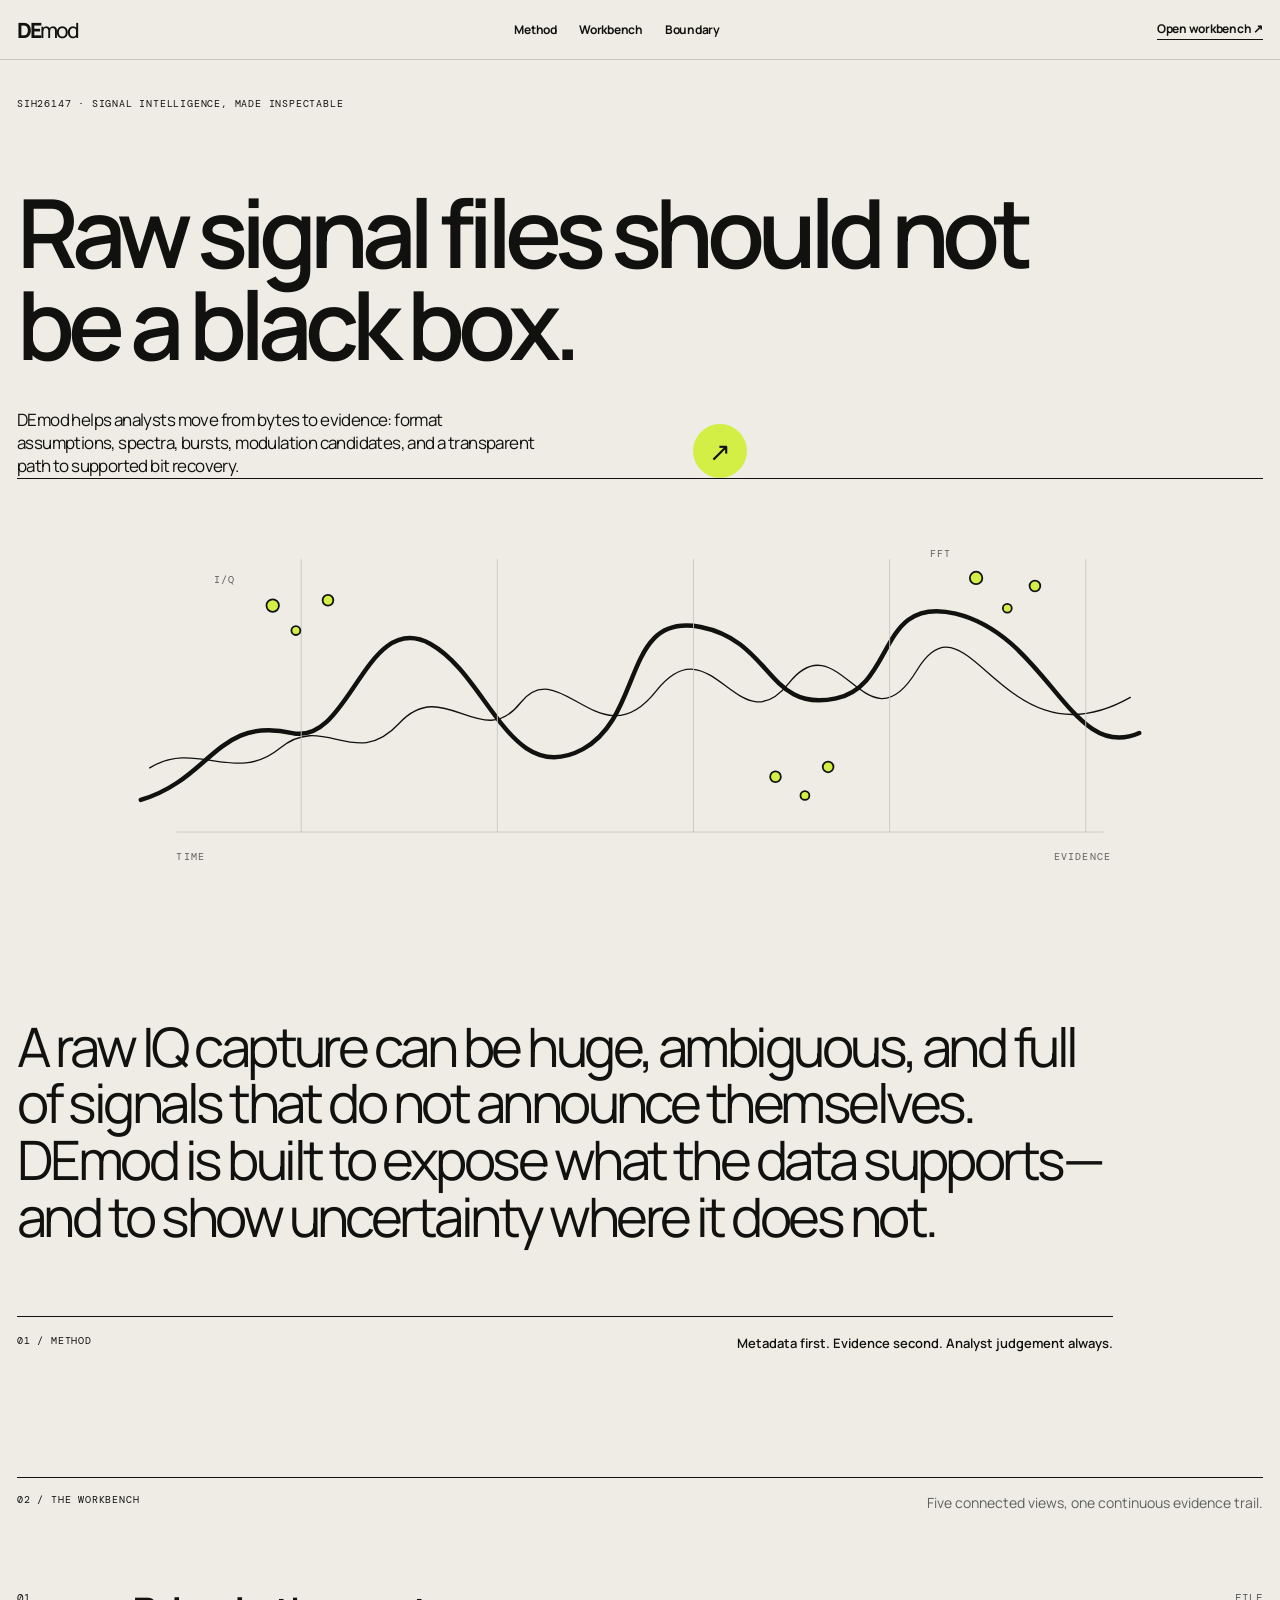
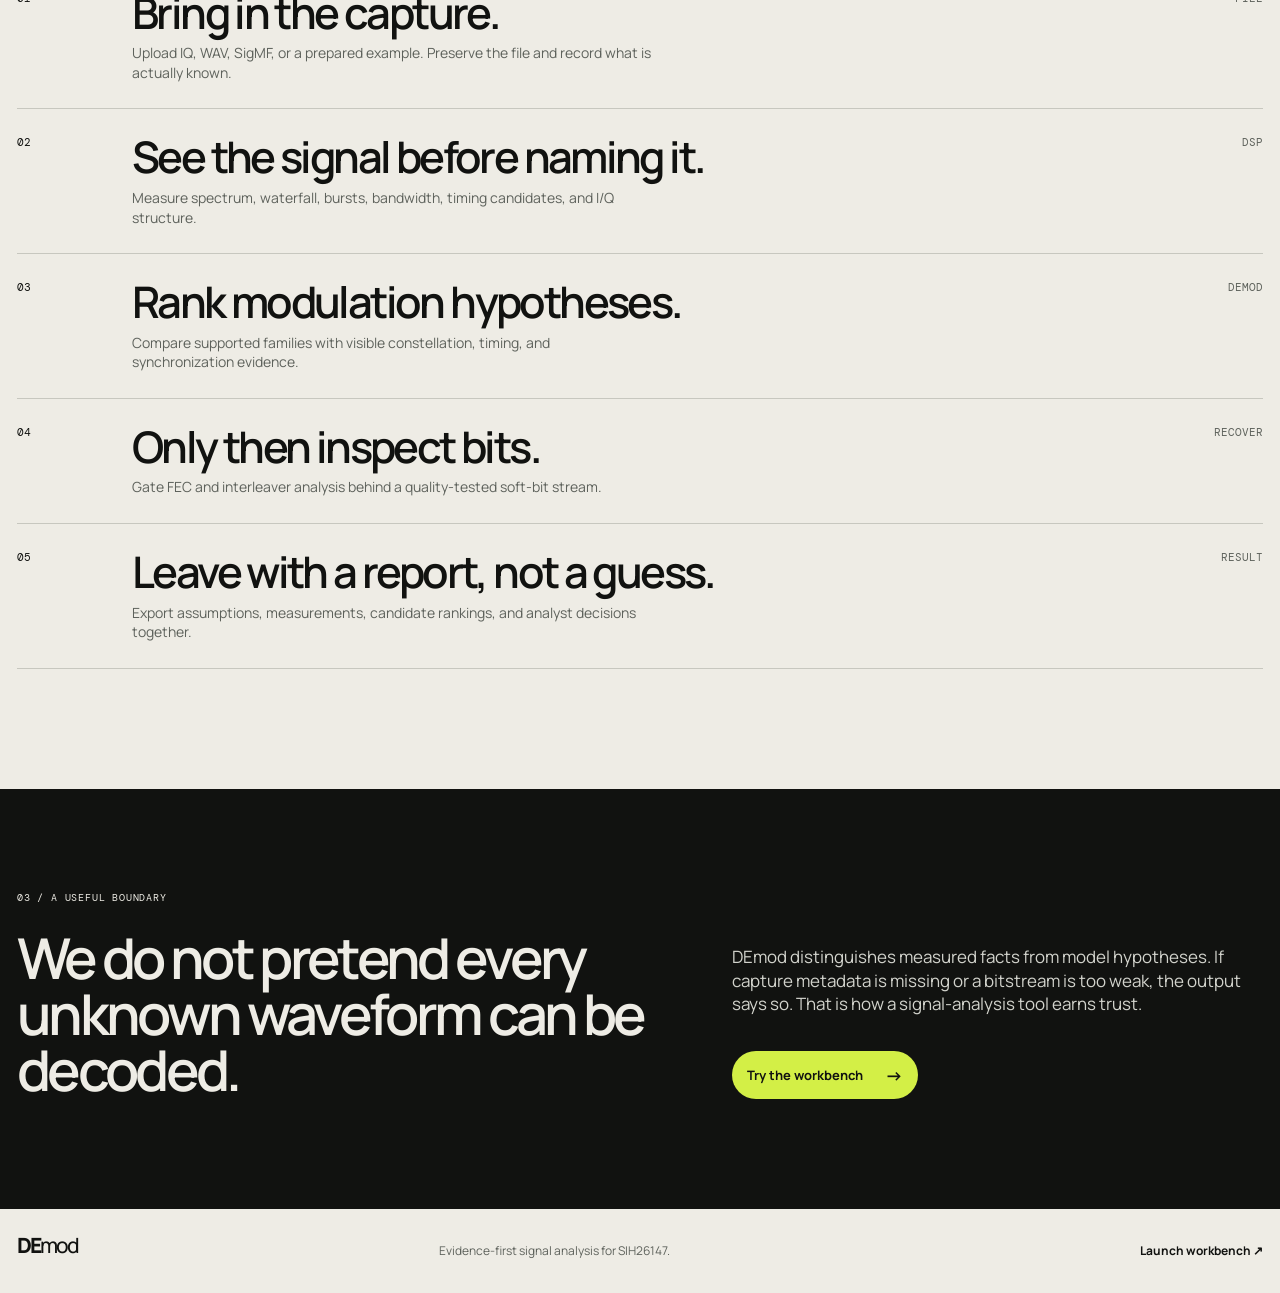
<file: index.html>
<!doctype html>
<html lang="en">
<head>
  <meta charset="utf-8">
  <meta name="viewport" content="width=device-width, initial-scale=1">
  <meta http-equiv="refresh" content="0; url=landing/">
  <title>DEmod</title>
</head>
<body>
  <p><a href="landing/">Open DEmod</a></p>
</body>
</html>
</file>
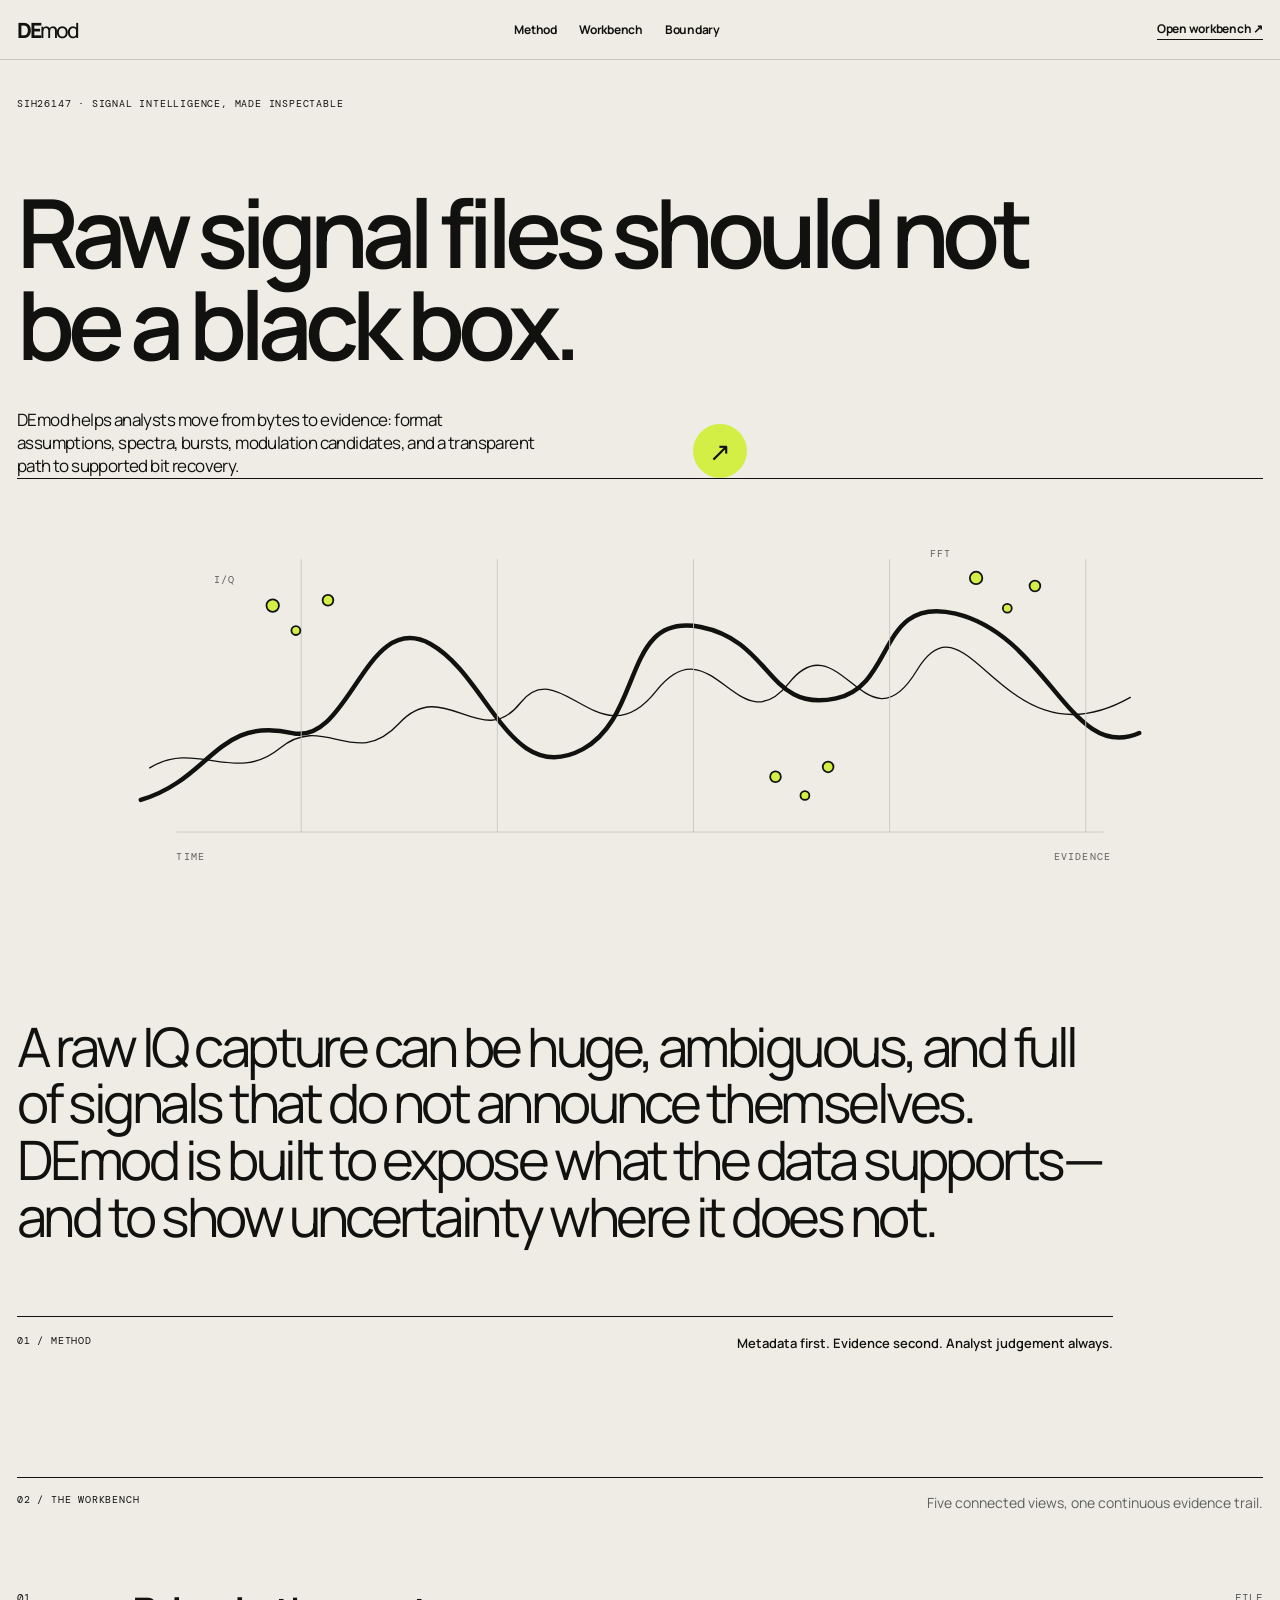
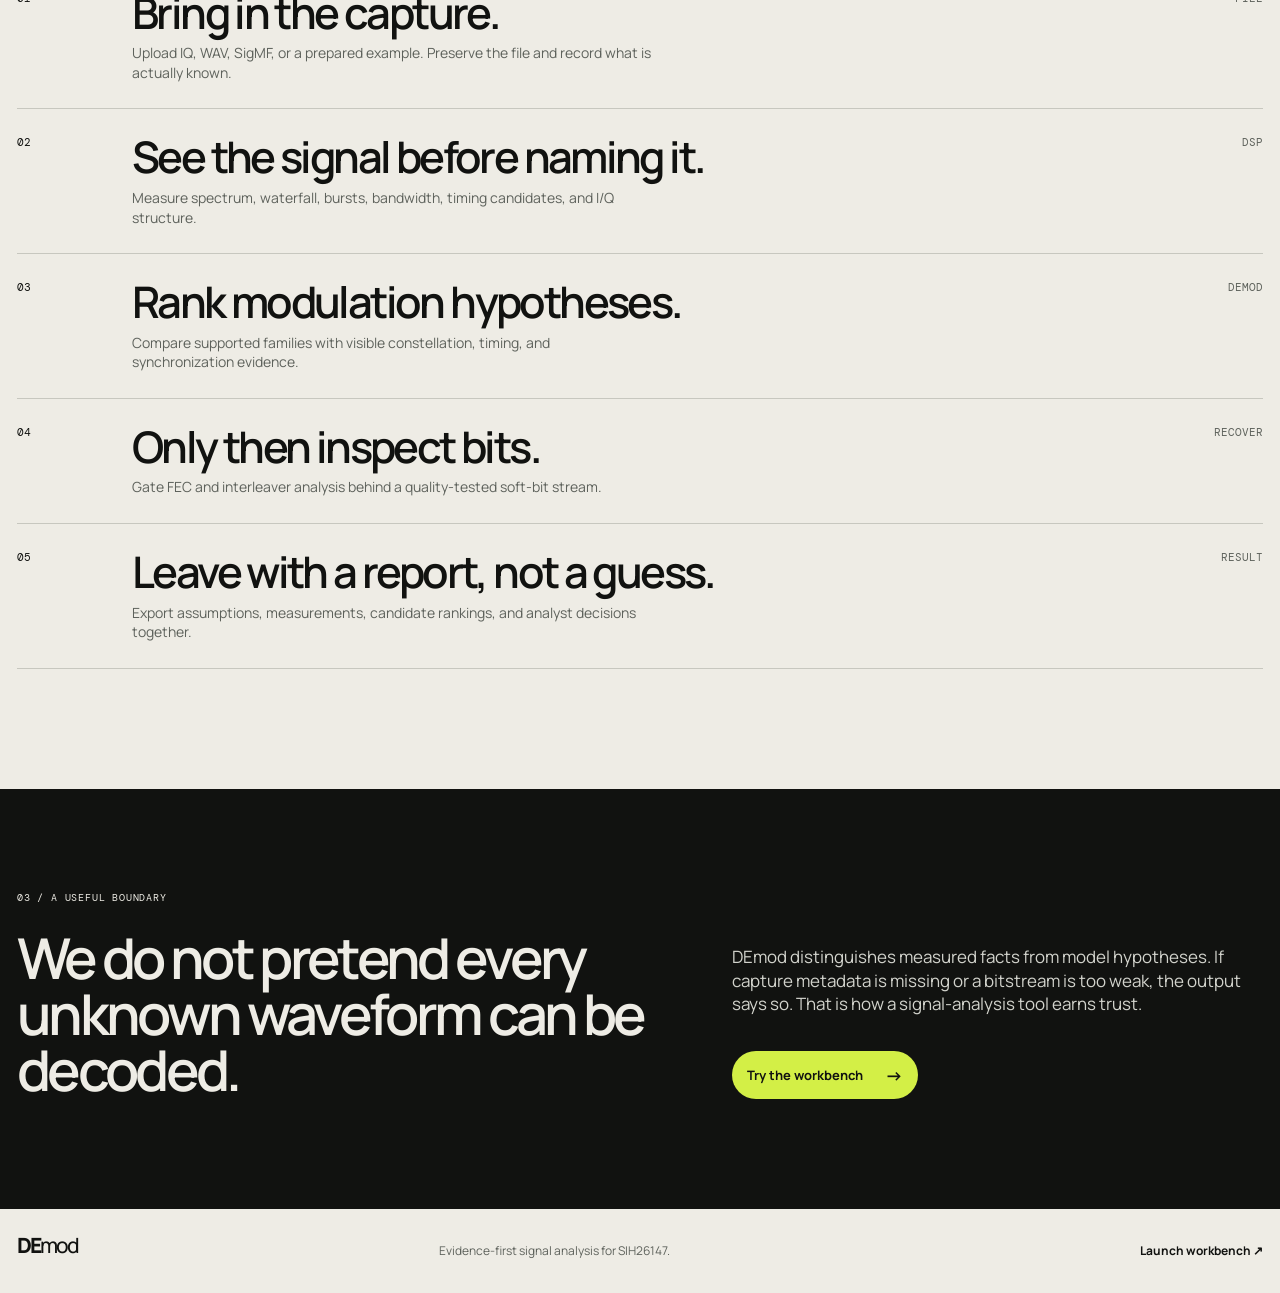
<file: landing/index.html>
<!doctype html>
<html lang="en">
<head>
  <meta charset="utf-8">
  <meta name="viewport" content="width=device-width, initial-scale=1">
  <meta name="description" content="DEmod is an evidence-first workbench for understanding raw IQ and WAV captures.">
  <title>DEmod — Make signal evidence visible</title>
  <link rel="stylesheet" href="styles.css">
</head>
<body>
  <header class="site-header">
    <a class="wordmark" href="#top">DE<span>mod</span></a>
    <nav aria-label="Primary navigation"><a href="#method">Method</a><a href="#stages">Workbench</a><a href="#boundary">Boundary</a></nav>
    <a class="header-link" href="https://richennacht.github.io/demod/web/" target="_blank" rel="noreferrer">Open workbench ↗</a>
  </header>

  <main id="top">
    <section class="hero">
      <p class="eyebrow">SIH26147 · Signal intelligence, made inspectable</p>
      <h1>Raw signal files should not be a black box.</h1>
      <div class="hero-bottom"><p>DEmod helps analysts move from bytes to evidence: format assumptions, spectra, bursts, modulation candidates, and a transparent path to supported bit recovery.</p><a class="round-link" href="https://richennacht.github.io/demod/web/" target="_blank" rel="noreferrer" aria-label="Open the DEmod workbench">↗</a></div>
      <div class="signal-surface" aria-label="Abstract signal analysis illustration">
        <svg viewBox="0 0 1200 470" role="img" aria-label="An abstract landscape of a waveform, constellation points and an FFT grid">
          <path class="terrain" d="M40 360 C120 336 125 266 210 285 C275 299 292 145 365 185 C430 221 454 347 536 303 C605 265 580 149 668 166 C749 182 743 263 820 246 C887 232 866 130 954 151 C1058 176 1083 319 1160 285"/>
          <path class="noise" d="M50 324 C102 292 146 343 196 302 S280 328 330 274 S422 307 466 251 S556 317 618 238 S710 301 767 229 S854 309 911 214 S1007 326 1150 245"/>
          <path class="grid" d="M80 396H1120M220 90V396M440 90V396M660 90V396M880 90V396M1100 90V396"/>
          <g class="points"><circle cx="188" cy="142" r="7"/><circle cx="214" cy="170" r="5"/><circle cx="250" cy="136" r="6"/><circle cx="977" cy="111" r="7"/><circle cx="1012" cy="145" r="5"/><circle cx="1043" cy="120" r="6"/><circle cx="752" cy="334" r="6"/><circle cx="785" cy="355" r="5"/><circle cx="811" cy="323" r="6"/></g>
          <g class="labels"><text x="80" y="427">TIME</text><text x="1064" y="427">EVIDENCE</text><text x="122" y="117">I/Q</text><text x="925" y="88">FFT</text></g>
        </svg>
      </div>
    </section>

    <section class="manifesto" id="method"><p class="display-copy">A raw IQ capture can be huge, ambiguous, and full of signals that do not announce themselves. DEmod is built to expose what the data supports—and to show uncertainty where it does not.</p><div class="rule"></div><div class="manifesto-note"><span>01 / METHOD</span><p>Metadata first. Evidence second. Analyst judgement always.</p></div></section>

    <section class="stages" id="stages"><div class="section-kicker"><span>02 / THE WORKBENCH</span><p>Five connected views, one continuous evidence trail.</p></div><ol>
      <li><span>01</span><div><h2>Bring in the capture.</h2><p>Upload IQ, WAV, SigMF, or a prepared example. Preserve the file and record what is actually known.</p></div><b>FILE</b></li>
      <li><span>02</span><div><h2>See the signal before naming it.</h2><p>Measure spectrum, waterfall, bursts, bandwidth, timing candidates, and I/Q structure.</p></div><b>DSP</b></li>
      <li><span>03</span><div><h2>Rank modulation hypotheses.</h2><p>Compare supported families with visible constellation, timing, and synchronization evidence.</p></div><b>DEMOD</b></li>
      <li><span>04</span><div><h2>Only then inspect bits.</h2><p>Gate FEC and interleaver analysis behind a quality-tested soft-bit stream.</p></div><b>RECOVER</b></li>
      <li><span>05</span><div><h2>Leave with a report, not a guess.</h2><p>Export assumptions, measurements, candidate rankings, and analyst decisions together.</p></div><b>RESULT</b></li>
    </ol></section>

    <section class="boundary" id="boundary"><div><p class="eyebrow">03 / A useful boundary</p><h2>We do not pretend every unknown waveform can be decoded.</h2></div><div class="boundary-copy"><p>DEmod distinguishes measured facts from model hypotheses. If capture metadata is missing or a bitstream is too weak, the output says so. That is how a signal-analysis tool earns trust.</p><a class="text-link" href="https://richennacht.github.io/demod/web/" target="_blank" rel="noreferrer">Try the workbench <span>→</span></a></div></section>
  </main>

  <footer><a class="wordmark" href="#top">DE<span>mod</span></a><p>Evidence-first signal analysis for SIH26147.</p><a href="https://richennacht.github.io/demod/web/" target="_blank" rel="noreferrer">Launch workbench ↗</a></footer>
</body>
</html>
</file>
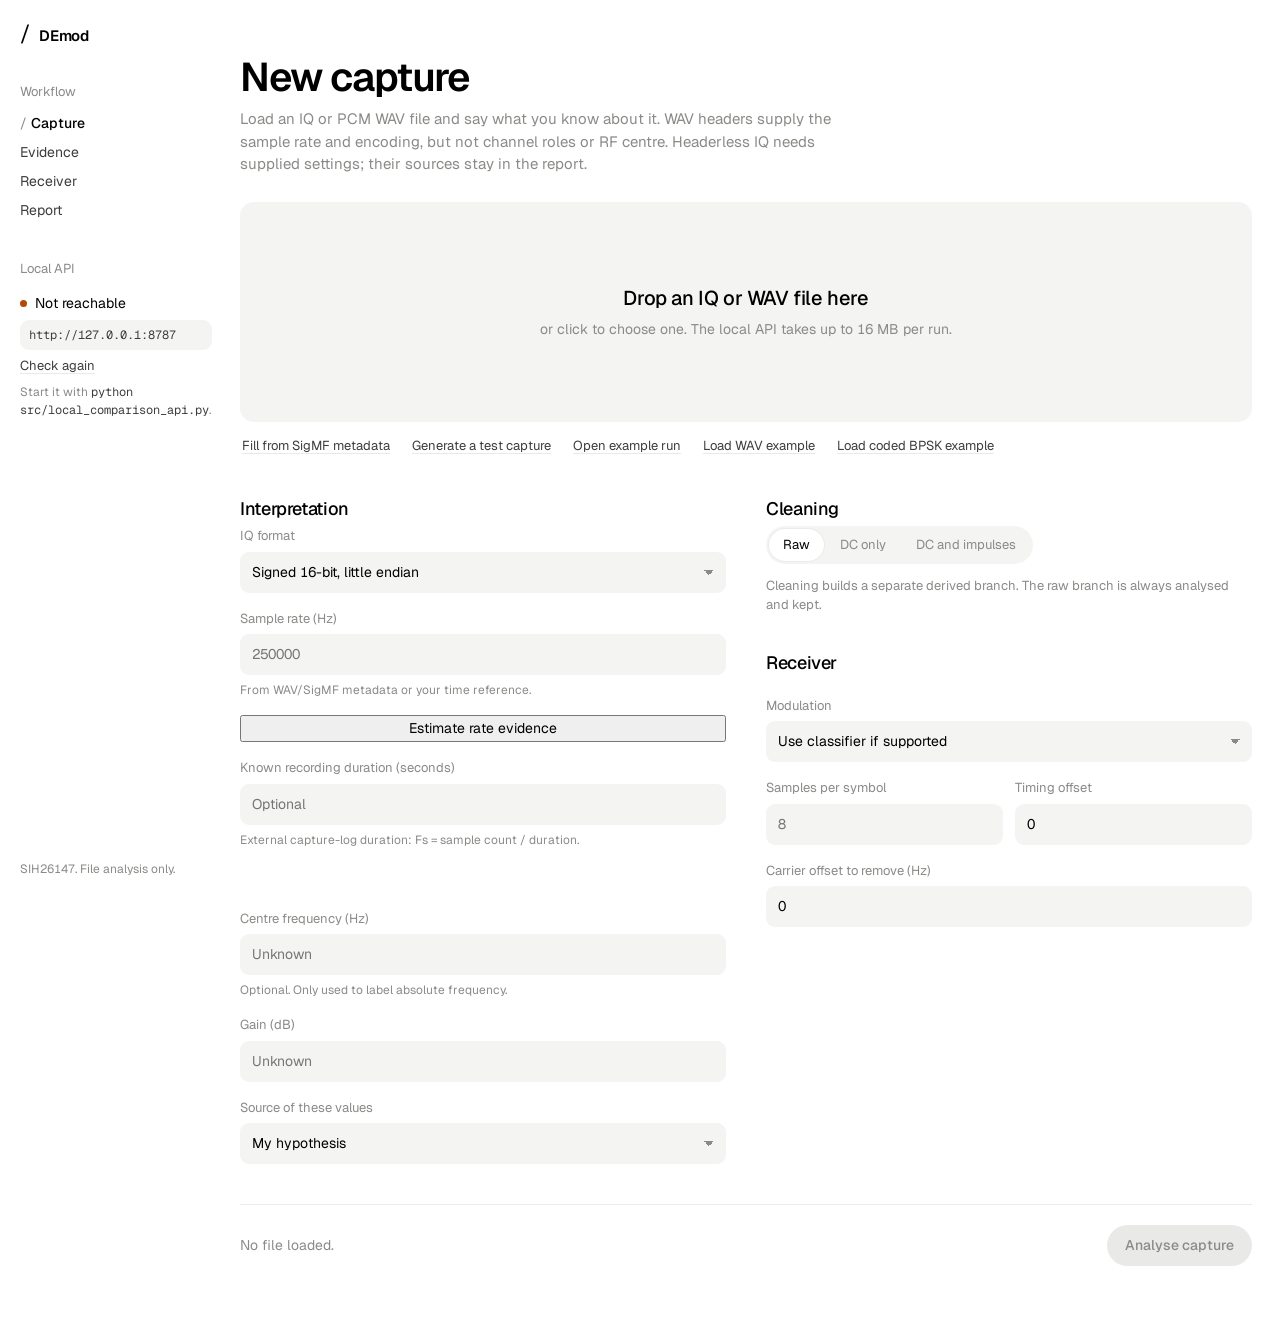
<file: web/index.html>
<!doctype html>
<html lang="en">
<head>
  <meta charset="utf-8">
  <meta name="viewport" content="width=device-width, initial-scale=1, viewport-fit=cover">
  <title>DEmod</title>
  <link rel="preconnect" href="https://fonts.googleapis.com">
  <link rel="preconnect" href="https://fonts.gstatic.com" crossorigin>
  <link rel="stylesheet" href="https://fonts.googleapis.com/css2?family=Geist:wght@400;500;600&family=Geist+Mono:wght@400;500&display=swap">
  <link rel="stylesheet" href="styles.css">
</head>
<body>
  <div class="shell">
    <aside class="side">
      <a class="mark" href="#capture" aria-label="DEmod, new capture"><span class="slash">/</span><span>DEmod</span></a>

      <nav aria-label="Workflow">
        <h2 class="side-label">Workflow</h2>
        <a href="#capture" class="nav-link" data-view="capture">Capture</a>
        <a href="#evidence" class="nav-link" data-view="evidence">Evidence</a>
        <a href="#receiver" class="nav-link" data-view="receiver">Receiver</a>
        <a href="#report" class="nav-link" data-view="report">Report</a>
      </nav>

      <section class="api" aria-label="Local API">
        <h2 class="side-label">Local API</h2>
        <div class="api-row"><span class="dot" id="api-dot"></span><span id="api-status">Checking</span></div>
        <label class="api-url"><span class="sr">API address</span><input id="api-url" spellcheck="false" autocomplete="off"></label>
        <button class="text-button" id="api-check" type="button">Check again</button>
        <p class="side-note" id="api-help"></p>
      </section>

      <p class="side-foot">SIH26147. File analysis only.</p>
    </aside>

    <main class="main">
      <section class="view" id="view-capture" aria-labelledby="capture-title">
        <header class="page-head">
          <h1 id="capture-title">New capture</h1>
          <p>Load an IQ or PCM WAV file and say what you know about it. WAV headers supply the sample rate and encoding, but not channel roles or RF centre. Headerless IQ needs supplied settings; their sources stay in the report.</p>
        </header>

        <label class="drop" id="drop" for="file-input">
          <input id="file-input" type="file" accept=".iq,.wav,.cs16,.cu8,.cs8,.cf32,.sigmf-data,.bin,.raw,.dat">
          <span class="drop-body">
            <strong id="drop-title">Drop an IQ or WAV file here</strong>
            <span id="drop-detail">or click to choose one. The local API takes up to 16 MB per run.</span>
          </span>
        </label>
        <div class="drop-actions">
          <label class="text-button" tabindex="0" id="sigmf-label">Fill from SigMF metadata<input id="sigmf-input" type="file" accept=".sigmf-meta,.json" hidden></label>
          <button class="text-button" type="button" id="make-test">Generate a test capture</button>
          <button class="text-button" type="button" id="open-example">Open example run</button>
          <button class="text-button" type="button" id="open-wav-example">Load WAV example</button>
          <button class="text-button" type="button" id="open-fec-example">Load coded BPSK example</button>
        </div>

        <div class="form-grid">
          <fieldset class="group">
            <legend>Interpretation</legend>
            <label class="field"><span>IQ format</span>
              <select id="p-format">
                <option value="s16le">Signed 16-bit, little endian</option>
                <option value="s16be">Signed 16-bit, big endian</option>
                <option value="s8">Signed 8-bit</option>
                <option value="cu8">Unsigned 8-bit (RTL-SDR)</option>
                <option value="f32le">Float 32, little endian</option>
                <option value="f32be">Float 32, big endian</option>
              </select>
            </label>
            <label class="field"><span>Sample rate (Hz)</span><input id="p-rate" inputmode="decimal" placeholder="250000"><small>From WAV/SigMF metadata or your time reference.</small></label>
            <button type="button" id="estimate-rates">Estimate rate evidence</button>
            <label class="field"><span>Known recording duration (seconds)</span><input id="p-duration" inputmode="decimal" placeholder="Optional"><small>External capture-log duration: Fs = sample count / duration.</small></label>
            <p id="rate-evidence" aria-live="polite"></p>
            <div id="wav-options" hidden>
              <label class="field"><span>WAV waveform interpretation</span><select id="p-wav-role"><option value="unspecified">Choose waveform type</option><option value="stereo_iq">Stereo: channel 1 = I, channel 2 = Q</option><option value="stereo_qi">Stereo: channel 1 = Q, channel 2 = I</option><option value="real_if">Mono RF/IF waveform → analytic I/Q</option><option value="audio">Already-demodulated audio → audio overview</option></select></label>
              <label class="field"><span>Recorded IF centre (Hz)</span><input id="p-if-centre" inputmode="decimal" value="0"><small>Optional frequency translation after conversion; zero keeps the recorded band.</small></label>
              <p id="wav-header-info" aria-live="polite"></p>
              <audio id="wav-player" controls preload="metadata"></audio>
            </div>
            <label class="field"><span>Centre frequency (Hz)</span><input id="p-centre" inputmode="decimal" placeholder="Unknown"><small>Optional. Only used to label absolute frequency.</small></label>
            <label class="field"><span>Gain (dB)</span><input id="p-gain" inputmode="decimal" placeholder="Unknown"></label>
            <label class="field"><span>Source of these values</span>
              <select id="p-source">
                <option value="analyst_hypothesis">My hypothesis</option>
                <option value="sigmf_metadata">SigMF sidecar</option>
                <option value="wav_header">WAV header</option>
                <option value="capture_log">Capture log or operator note</option>
              </select>
            </label>
          </fieldset>

          <fieldset class="group">
            <legend>Cleaning</legend>
            <div class="seg" role="radiogroup" aria-label="Cleaning profile" id="p-denoise">
              <button type="button" role="radio" data-value="raw">Raw</button>
              <button type="button" role="radio" data-value="dc_only">DC only</button>
              <button type="button" role="radio" data-value="dc_and_impulse">DC and impulses</button>
            </div>
            <p class="help">Cleaning builds a separate derived branch. The raw branch is always analysed and kept.</p>

            <h3 class="legend">Receiver</h3>
            <label class="field"><span>Modulation</span>
              <select id="p-mod">
                <option value="auto">Use classifier if supported</option>
                <option value="8psk">8-PSK</option>
                <option value="16qam">16-QAM</option>
                <option value="64qam">64-QAM</option>
                <option value="4fsk">4-FSK</option>
                <option value="bpsk">BPSK</option>
                <option value="qpsk">QPSK</option>
                <option value="2fsk">2-FSK</option>
              </select>
            </label>
            <div class="field-pair">
              <label class="field"><span>Samples per symbol</span><input id="p-sps" inputmode="numeric" placeholder="8"></label>
              <label class="field"><span>Timing offset</span><input id="p-timing" inputmode="numeric" value="0"></label>
            </div>
            <label class="field"><span>Carrier offset to remove (Hz)</span><input id="p-cfo" inputmode="decimal" value="0"></label>
          </fieldset>
        </div>

        <div class="foot">
          <p id="capture-summary" class="muted">No file loaded.</p>
          <button class="button" id="run-analysis" type="button" disabled>Analyse capture</button>
        </div>
        <p class="error" id="capture-error" role="alert" hidden></p>
      </section>

      <section class="view" id="view-evidence" aria-labelledby="evidence-title" hidden>
        <header class="page-head">
          <h1 id="evidence-title">Evidence</h1>
          <p id="evidence-sub">Analyse a capture to fill this page.</p>
          <ul class="tags" id="evidence-tags"></ul>
        </header>
        <p class="notice" id="example-notice" hidden></p>
        <div class="bar" id="evidence-bar" hidden>
          <div class="filters" role="tablist" aria-label="Filter evidence" id="filters">
            <button role="tab" data-filter="all" aria-selected="true">All</button>
            <button role="tab" data-filter="spectrum" aria-selected="false">Spectrum</button>
            <button role="tab" data-filter="time" aria-selected="false">Time</button>
            <button role="tab" data-filter="iq" aria-selected="false">IQ</button>
            <button role="tab" data-filter="estimates" aria-selected="false">Estimates</button>
            <button role="tab" data-filter="model" aria-selected="false">Model</button>
          </div>
          <div class="seg small" role="radiogroup" aria-label="Branch shown in plots" id="branch">
            <button type="button" role="radio" data-value="raw">Raw</button>
            <button type="button" role="radio" data-value="derived">Derived</button>
          </div>
        </div>
        <div class="feed" id="feed"></div>
        <div class="empty" id="evidence-empty"><p>Nothing analysed yet.</p><a class="button" href="#capture">Load a capture</a></div>
      </section>

      <section class="view" id="view-receiver" aria-labelledby="receiver-title" hidden>
        <header class="page-head">
          <h1 id="receiver-title">Receiver</h1>
          <p>Library-backed PSK, QAM and FSK candidate bits. Choose pulse filtering and fixed or static-search timing/phase. This is not a verified payload decoder; carrier phase, mapping and frame ambiguity remain.</p>
        </header>
        <div class="rx-row">
          <label class="field"><span>Modulation</span>
            <select data-bind="p-mod">
              <option value="auto">Use classifier if supported</option>
              <option value="8psk">8-PSK</option>
              <option value="16qam">16-QAM</option>
              <option value="64qam">64-QAM</option>
              <option value="4fsk">4-FSK</option>
              <option value="bpsk">BPSK</option>
              <option value="qpsk">QPSK</option>
              <option value="2fsk">2-FSK</option>
            </select>
          </label>
          <label class="field"><span>Samples per symbol</span><input data-bind="p-sps" inputmode="numeric" placeholder="8"></label>
          <label class="field"><span>Timing offset</span><input data-bind="p-timing" inputmode="numeric"></label>
          <label class="field"><span>Carrier offset (Hz)</span><input data-bind="p-cfo" inputmode="decimal"></label>
          <button class="button" id="run-demod" type="button" disabled>Run demodulation</button>
          <button class="button" id="run-auto-demod" type="button">Run AMC-guided receiver</button>
        </div>
        <label class="field"><span>FEC/interleaver frame offset (bits)</span><input id="fec-frame-offset" inputmode="numeric" value="0"><small>Experimental known-candidate search. Supply the 420-bit interleaver frame start relative to receiver bits; no arbitrary frame recovery or decryption.</small></label>
        <div class="rx-row">
          <label class="field"><span>Pulse</span><select id="rx-pulse"><option value="rect">Rectangular</option><option value="rrc">Root-raised cosine (PSK/QAM)</option></select></label>
          <label class="field"><span>RRC rolloff</span><input id="rx-rolloff" value="0.35" inputmode="decimal"></label>
          <label class="field"><span>Phase correction (radians or auto)</span><input id="rx-phase" value="0"></label>
          <label class="field"><span>FSK tones after CFO correction (Hz)</span><input id="rx-tones" placeholder="-3000,-1000,1000,3000"><small>Blank: estimate levels; every tone must be represented.</small></label>
          <label><input id="rx-auto-timing" type="checkbox">Search static integer timing offset</label>
        </div>
        <div class="hints" id="rx-hints"></div>
        <p class="error" id="rx-error" role="alert" hidden></p>
        <div class="feed" id="rx-feed"></div>
        <div class="empty" id="rx-empty"><p id="rx-empty-text">Load a capture first. The receiver uses the same bytes and interpretation.</p></div>
      </section>

      <section class="view" id="view-report" aria-labelledby="report-title" hidden>
        <header class="page-head">
          <h1 id="report-title">Report</h1>
          <p>What ran, on which bytes, under which assumptions. The export keeps both API responses unchanged next to the browser's own record.</p>
        </header>
        <dl class="report" id="report"></dl>
        <div class="foot">
          <p class="muted" id="report-note">No run yet.</p>
          <button class="button" id="export" type="button" disabled>Export JSON</button>
        </div>
        <details class="raw-json"><summary>Raw API responses</summary><pre id="raw-json">None yet.</pre></details>
      </section>
    </main>
  </div>
  <div class="tip" id="tip" hidden></div>
  <script src="plots.js"></script>
  <script src="app.js"></script>
</body>
</html>
</file>
<file: landing/styles.css>
@import url('https://fonts.googleapis.com/css2?family=DM+Mono&family=Manrope:wght@400;500;600;700;800&display=swap');
:root{--paper:#eeece5;--ink:#111210;--quiet:#5e625c;--line:#c7c7bf;--acid:#d3ef46;font-family:Manrope,Arial,sans-serif;color:var(--ink);background:var(--paper)}*{box-sizing:border-box}html{scroll-behavior:smooth}body{margin:0;overflow-x:hidden}.site-header{height:60px;padding:0 17px;display:flex;justify-content:space-between;align-items:center;border-bottom:1px solid var(--line);font-size:12px;font-weight:700;letter-spacing:-.02em}.wordmark{font-size:21px;font-weight:800;color:var(--ink);text-decoration:none;letter-spacing:-.1em}.wordmark span{font-weight:500}.site-header nav{display:flex;gap:22px}.site-header a{color:var(--ink);text-decoration:none}.header-link{border-bottom:1px solid var(--ink);padding-bottom:2px}.hero{padding:27px 17px 0;min-height:770px;display:flex;flex-direction:column}.eyebrow,.section-kicker span,.manifesto-note span{font-family:"DM Mono",monospace;font-size:10px;letter-spacing:.08em;text-transform:uppercase}.hero h1{max-width:1050px;font-size:clamp(48px,7.45vw,120px);line-height:.96;letter-spacing:-.073em;margin:66px 0 40px;font-weight:600}.hero-bottom{display:flex;align-items:end;justify-content:space-between;gap:32px;max-width:730px}.hero-bottom p{margin:0;line-height:1.35;font-size:17px;letter-spacing:-.035em;max-width:520px}.round-link{display:grid;place-items:center;width:54px;height:54px;flex:0 0 54px;border-radius:50%;color:var(--ink);background:var(--acid);text-decoration:none;font-size:26px;transition:transform .2s}.round-link:hover{transform:rotate(45deg)}.signal-surface{margin-top:auto;width:100%;height:min(34vw,420px);min-height:260px;border-top:1px solid var(--ink);position:relative;overflow:hidden}.signal-surface svg{width:100%;height:100%;display:block}.terrain,.noise{fill:none;stroke:var(--ink);stroke-linecap:round;stroke-linejoin:round}.terrain{stroke-width:5}.noise{stroke-width:1.5}.grid{stroke:var(--line);stroke-width:1}.points circle{fill:var(--acid);stroke:var(--ink);stroke-width:2}.labels text{font-family:"DM Mono",monospace;font-size:11px;letter-spacing:.12em;fill:var(--quiet)}.manifesto{padding:120px 17px 105px;max-width:1130px}.display-copy{font-size:clamp(31px,4.25vw,65px);line-height:1.04;letter-spacing:-.065em;margin:0}.rule{height:1px;background:var(--ink);width:100%;margin:72px 0 17px}.manifesto-note{display:flex;justify-content:space-between;font-size:13px}.manifesto-note p{margin:0;font-weight:600}.stages{padding:20px 17px 120px}.section-kicker{display:flex;justify-content:space-between;border-top:1px solid var(--ink);padding-top:15px;margin-bottom:52px;font-size:14px}.section-kicker p{margin:0;max-width:235px;color:var(--quiet)}.stages ol{list-style:none;padding:0;margin:0}.stages li{display:grid;grid-template-columns:90px minmax(0,1fr) 100px;gap:25px;padding:26px 0;border-bottom:1px solid var(--line);align-items:start}.stages li>span,.stages li>b{font-family:"DM Mono",monospace;font-size:11px;font-weight:400}.stages li>b{text-align:right;color:var(--quiet)}.stages h2{font-size:clamp(25px,3.4vw,47px);line-height:1;margin:0 0 9px;letter-spacing:-.06em;font-weight:600}.stages p{max-width:520px;color:var(--quiet);font-size:14px;line-height:1.4;margin:0}.boundary{padding:92px 17px 110px;background:var(--ink);color:var(--paper);display:grid;grid-template-columns:1.1fr .9fr;gap:65px}.boundary h2{font-size:clamp(33px,4.4vw,66px);line-height:1;letter-spacing:-.065em;margin:26px 0 0;max-width:720px;font-weight:600}.boundary-copy{align-self:end}.boundary-copy p{font-size:17px;line-height:1.38;margin:0 0 35px;color:#d2d3cc}.text-link{color:var(--ink);text-decoration:none;background:var(--acid);border-radius:999px;padding:12px 15px;font-size:13px;font-weight:700;display:inline-flex;gap:22px;align-items:center}.text-link span{font-size:18px}footer{padding:22px 17px 34px;display:grid;grid-template-columns:1fr 1fr 1fr;align-items:end;gap:20px}footer p{font-size:12px;color:var(--quiet);margin:0}footer>a:last-child{text-align:right;font-size:12px;color:var(--ink);font-weight:700;text-decoration:none}@media(max-width:680px){.site-header nav{display:none}.hero{min-height:650px}.hero h1{margin-top:60px}.hero-bottom{align-items:start}.hero-bottom p{font-size:15px}.signal-surface{height:280px}.manifesto{padding:80px 17px}.manifesto-note,.section-kicker{gap:22px;align-items:start}.manifesto-note{flex-direction:column}.stages{padding-bottom:82px}.stages li{grid-template-columns:42px 1fr}.stages li>b{display:none}.boundary{grid-template-columns:1fr;gap:45px;padding:75px 17px}.boundary h2{font-size:39px}footer{grid-template-columns:1fr 1fr}footer p{display:none}}
</file>
<file: web/styles.css>
:root {
  --bg: #ffffff;
  --surface: #f4f4f3;
  --surface-2: #e9e9e7;
  --ink: #000000;
  --ink-2: #3d3d3b;
  --muted: #8a8a87;
  --line: #ebebea;
  --signal: #2a3bff;
  --signal-soft: #d6dbff;
  --warn: #b5470b;
  --warn-soft: #fbeee6;
  --ok: #1f7a3d;
  --plot-bg: #ffffff;
  --plot-frame: #8f8f8c;
  --plot-grid: #b4b4b0;
  --plot-text: #3d3d3b;
  --plot-span: #dcdfff;
  --trace-0: #0000ff;
  --trace-1: #e00000;
  --trace-2: #008a00;
  --trace-3: #000000;
  --radius: 14px;
  --radius-s: 9px;
  --sans: "Geist", ui-sans-serif, system-ui, -apple-system, "Segoe UI", Roboto, sans-serif;
  --mono: "Geist Mono", ui-monospace, "SFMono-Regular", Consolas, monospace;
  color-scheme: light;
}
@media (prefers-color-scheme: dark) {
  :root {
    --bg: #000000;
    --surface: #131313;
    --surface-2: #1f1f1f;
    --ink: #ffffff;
    --ink-2: #c9c9c6;
    --muted: #7d7d7a;
    --line: #1e1e1e;
    --signal: #7d8bff;
    --signal-soft: #20264f;
    --warn: #f08a4b;
    --warn-soft: #2a1608;
    --ok: #5cc98a;
    --plot-bg: #050505;
    --plot-frame: #5c5c59;
    --plot-grid: #3a3a37;
    --plot-text: #b5b5b2;
    --plot-span: #1b2050;
    --trace-0: #6f86ff;
    --trace-1: #ff5c5c;
    --trace-2: #4fd07d;
    --trace-3: #e6e6e3;
    color-scheme: dark;
  }
}

* { box-sizing: border-box; }
[hidden] { display: none !important; }
html { -webkit-text-size-adjust: 100%; }
body {
  margin: 0;
  background: var(--bg);
  color: var(--ink);
  font: 400 14px/1.5 var(--sans);
  font-feature-settings: "tnum" 1;
  -webkit-font-smoothing: antialiased;
  min-width: 320px;
}
button, input, select { font: inherit; color: inherit; }
a { color: inherit; }
code { font-family: var(--mono); font-size: 12px; }
.sr { position: absolute; width: 1px; height: 1px; overflow: hidden; clip: rect(0 0 0 0); }
:focus-visible { outline: 2px solid var(--signal); outline-offset: 2px; border-radius: 6px; }

/* Shell */
.shell { display: flex; min-height: 100vh; }
.side {
  position: sticky; top: 0; align-self: flex-start;
  width: 232px; flex: 0 0 232px; height: 100vh;
  padding: 22px 20px calc(22px + env(safe-area-inset-bottom, 0px));
  display: flex; flex-direction: column; gap: 34px;
  overflow-y: auto;
}
.mark { display: flex; align-items: baseline; gap: 8px; text-decoration: none; font-weight: 600; font-size: 15px; letter-spacing: -0.01em; }
.slash { font-size: 22px; line-height: 1; font-weight: 400; }
.side-label { margin: 0 0 8px; font-size: 13px; font-weight: 400; color: var(--muted); }
nav { display: flex; flex-direction: column; }
.nav-link { text-decoration: none; padding: 4px 0; font-size: 14px; color: var(--ink-2); }
.nav-link:hover { color: var(--ink); }
.nav-link[aria-current="page"] { color: var(--ink); font-weight: 500; }
.nav-link[aria-current="page"]::before { content: "/ "; color: var(--muted); font-weight: 400; }
.api { display: flex; flex-direction: column; gap: 6px; }
.api-row { display: flex; align-items: center; gap: 8px; font-size: 14px; }
.dot { width: 7px; height: 7px; border-radius: 50%; background: var(--muted); flex: none; }
.dot.on { background: var(--ok); }
.dot.off { background: var(--warn); }
.api-url input {
  width: 100%; border: 0; border-radius: var(--radius-s); background: var(--surface);
  padding: 7px 9px; font: 12px var(--mono); color: var(--ink-2);
}
.side-note { margin: 2px 0 0; font-size: 12px; line-height: 1.5; color: var(--muted); }
.side-note code { color: var(--ink-2); }
.side-foot { margin: auto 0 0; font-size: 12px; color: var(--muted); }

.main { flex: 1; min-width: 0; padding: 22px 28px 64px 8px; }
.view { max-width: 1440px; }

/* Page head */
.page-head { padding: 34px 0 26px; max-width: 70ch; }
.page-head h1 { margin: 0; font-size: 40px; line-height: 1.05; font-weight: 600; letter-spacing: -0.035em; overflow-wrap: anywhere; }
.page-head p { margin: 10px 0 0; color: var(--muted); font-size: 15px; }
.tags { list-style: none; display: flex; flex-wrap: wrap; gap: 6px; margin: 16px 0 0; padding: 0; }
.tags li { background: var(--surface); border-radius: 999px; padding: 4px 11px; font-size: 13px; color: var(--ink-2); }
.tags li b { font-weight: 500; color: var(--ink); }

/* Buttons and inputs */
.button {
  display: inline-flex; align-items: center; justify-content: center; gap: 8px;
  border: 0; border-radius: 999px; background: var(--ink); color: var(--bg);
  padding: 10px 18px; font-weight: 500; text-decoration: none; cursor: pointer; white-space: nowrap;
}
.button:disabled { background: var(--surface-2); color: var(--muted); cursor: not-allowed; }
.button.busy { opacity: .6; cursor: progress; }
.text-button { border: 0; background: none; padding: 0; color: var(--ink-2); cursor: pointer; text-decoration: underline; text-decoration-color: var(--surface-2); text-underline-offset: 3px; font-size: 13px; text-align: left; }
.text-button:hover { color: var(--ink); text-decoration-color: currentColor; }
.chip { border: 0; background: var(--surface); border-radius: 999px; padding: 4px 11px; font-size: 13px; cursor: pointer; color: var(--ink-2); }
.chip:hover { background: var(--surface-2); color: var(--ink); }
.media .chip { background: var(--bg); }
.media .chip:hover { box-shadow: 0 0 0 1px var(--surface-2); }

.field { display: flex; flex-direction: column; gap: 6px; min-width: 0; }
.field > span { font-size: 13px; color: var(--muted); }
.field input, .field select {
  width: 100%; border: 0; border-radius: var(--radius-s); background: var(--surface);
  padding: 10px 12px; font-size: 14px; appearance: none;
}
.field select { background-image: linear-gradient(45deg, transparent 50%, var(--muted) 50%), linear-gradient(135deg, var(--muted) 50%, transparent 50%); background-position: calc(100% - 17px) 50%, calc(100% - 12px) 50%; background-size: 5px 5px; background-repeat: no-repeat; padding-right: 32px; }
.field input:hover, .field select:hover { background-color: var(--surface-2); }
.field input[aria-invalid="true"] { box-shadow: inset 0 0 0 1.5px var(--warn); }
.field small { font-size: 12px; color: var(--muted); }
.field-pair { display: grid; grid-template-columns: 1fr 1fr; gap: 12px; }

.seg { display: inline-flex; align-self: flex-start; background: var(--surface); border-radius: 999px; padding: 3px; gap: 2px; }
.seg button { border: 0; background: none; border-radius: 999px; padding: 6px 14px; cursor: pointer; color: var(--muted); font-size: 13px; }
.seg button[aria-checked="true"] { background: var(--bg); color: var(--ink); box-shadow: 0 0 0 1px var(--line); }
.seg button:disabled { opacity: .45; cursor: not-allowed; }
.seg.small button { padding: 4px 12px; }

/* Capture */
.drop {
  display: grid; place-items: center; min-height: 220px; border-radius: var(--radius);
  background: var(--surface); cursor: pointer; text-align: center; padding: 28px; position: relative;
  transition: background-color .15s;
}
.drop input { position: absolute; inset: 0; opacity: 0; cursor: pointer; }
.drop:hover, .drop.over { background: var(--surface-2); }
.drop:focus-within { outline: 2px solid var(--signal); outline-offset: 2px; }
.drop-body { display: flex; flex-direction: column; gap: 6px; pointer-events: none; }
.drop-body strong { font-size: 20px; font-weight: 500; letter-spacing: -0.02em; overflow-wrap: anywhere; }
.drop-body span { color: var(--muted); }
.drop.loaded strong::before { content: ""; display: inline-block; width: 8px; height: 8px; border-radius: 50%; background: var(--signal); margin-right: 10px; vertical-align: 3px; }
.drop-actions { display: flex; flex-wrap: wrap; gap: 6px 22px; margin: 14px 2px 0; }
.form-grid { display: grid; grid-template-columns: repeat(2, minmax(0, 1fr)); gap: 40px; margin-top: 40px; }
.group { border: 0; padding: 0; margin: 0; display: flex; flex-direction: column; gap: 16px; min-width: 0; }
.group legend, .legend { padding: 0; margin: 0 0 4px; font-size: 18px; font-weight: 500; letter-spacing: -0.02em; }
.legend { margin-top: 18px; }
.help { margin: -4px 0 0; font-size: 13px; color: var(--muted); max-width: 52ch; }
.foot { display: flex; align-items: center; justify-content: space-between; gap: 20px; flex-wrap: wrap; margin-top: 40px; padding-top: 20px; border-top: 1px solid var(--line); }
.muted { color: var(--muted); margin: 0; }
.error { margin: 14px 0 0; padding: 12px 14px; border-radius: var(--radius-s); background: var(--warn-soft); color: var(--warn); font-size: 13px; }
.notice { margin: 0 0 18px; padding: 12px 14px; border-radius: var(--radius-s); background: var(--signal-soft); color: var(--ink); font-size: 13px; }
.notice a { font-weight: 500; }

/* Evidence bar */
.bar { display: flex; align-items: center; justify-content: space-between; gap: 16px; flex-wrap: wrap; margin-bottom: 18px; }
.filters { display: flex; flex-wrap: wrap; gap: 4px; }
.filters button { border: 0; background: none; padding: 5px 11px; border-radius: 999px; cursor: pointer; color: var(--muted); font-size: 14px; }
.filters button:hover { color: var(--ink); }
.filters button[aria-selected="true"] { background: var(--surface); color: var(--ink); }

/* Feed: instruments grid on top, masonry of data tiles below */
.feed { display: block; }
.instruments { display: grid; grid-template-columns: repeat(2, minmax(0, 1fr)); gap: 24px 18px; margin-bottom: 26px; }
.instrument.wide { grid-column: 1 / -1; }
.masonry { display: flex; gap: 18px; align-items: flex-start; }
.scope { padding: 10px 12px 12px; }
.plot { display: block; width: 100%; cursor: crosshair; touch-action: none; user-select: none; }
.scope-bar { display: flex; justify-content: space-between; align-items: center; gap: 10px 16px; flex-wrap: wrap; padding: 8px 4px 0 58px; }
.legend { display: flex; flex-wrap: wrap; gap: 4px 14px; }
.lg { display: inline-flex; align-items: center; gap: 7px; border: 0; background: none; padding: 2px 0; font-size: 12px; color: var(--ink-2); cursor: pointer; }
.lg i { display: inline-block; width: 16px; height: 2px; border-radius: 1px; }
.lg[aria-pressed="false"] { color: var(--muted); text-decoration: line-through; }
.lg[aria-pressed="false"] i { opacity: .3; }
.scope-ctl { display: flex; align-items: center; gap: 10px; font-size: 12px; }
.scope-ctl .muted { font-size: 12px; }
.mini { display: inline-flex; align-items: center; gap: 6px; color: var(--muted); }
.mini select { border: 0; background: var(--bg); border-radius: 6px; padding: 3px 6px; font-size: 12px; color: var(--ink); }
.scope-note { margin: 6px 4px 0 58px; font-size: 11.5px; line-height: 1.5; color: var(--muted); max-width: 90ch; }
.col { flex: 1; min-width: 0; display: flex; flex-direction: column; gap: 22px; }
.tile { min-width: 0; }
.tile[hidden] { display: none; }
.media { position: relative; border-radius: var(--radius); background: var(--surface); overflow: hidden; }
.media canvas { display: block; width: 100%; }
.pad { padding: 18px 18px 16px; }
.cap { display: flex; align-items: center; gap: 9px; padding: 10px 2px 0; }
.av { width: 20px; height: 20px; border-radius: 50%; flex: none; display: grid; place-items: center; font-size: 10px; font-weight: 600; }
.av.raw { background: var(--ink); color: var(--bg); }
.av.derived { box-shadow: inset 0 0 0 1.5px var(--ink); color: var(--ink); }
.av.model { background: var(--signal); color: #fff; }
.av.est { background: var(--surface-2); color: var(--ink); }
.av.rx { background: var(--ink-2); color: var(--bg); }
.cap-text { min-width: 0; display: flex; flex-direction: column; line-height: 1.3; }
.cap-title { font-size: 13px; font-weight: 500; }
.cap-src { font-size: 12px; color: var(--muted); white-space: nowrap; overflow: hidden; text-overflow: ellipsis; }
.cap-metric { margin-left: auto; font-size: 12px; color: var(--ink-2); white-space: nowrap; }

.plot-axis { display: flex; justify-content: space-between; padding: 0 12px 10px; font-size: 11px; color: var(--muted); }
.big { font-size: 34px; font-weight: 600; letter-spacing: -0.035em; line-height: 1.05; }
.big small { font-size: 15px; font-weight: 400; color: var(--muted); letter-spacing: 0; margin-left: 4px; }
.kv { display: grid; grid-template-columns: auto 1fr; gap: 7px 16px; margin: 0; font-size: 13px; }
.kv dt { color: var(--muted); }
.kv dd { margin: 0; text-align: right; overflow-wrap: anywhere; }
.rows { display: flex; flex-direction: column; gap: 9px; margin-top: 14px; }
.row { display: grid; grid-template-columns: 70px 1fr 48px; align-items: center; gap: 10px; font-size: 13px; }
.row .track { height: 6px; border-radius: 3px; background: var(--surface-2); overflow: hidden; }
.row .fill { display: block; height: 100%; background: var(--ink); border-radius: 3px; }
.row.lead .fill { background: var(--signal); }
.row span:last-child { text-align: right; color: var(--muted); }
.note { margin: 12px 0 0; font-size: 12px; color: var(--muted); line-height: 1.5; }
.flag { display: inline-block; font-size: 11px; font-weight: 500; padding: 2px 8px; border-radius: 999px; background: var(--surface-2); color: var(--ink-2); }
.flag.warn { background: var(--warn-soft); color: var(--warn); }
.flag.ok { color: var(--ok); }
.cmp { width: 100%; border-collapse: collapse; font-size: 13px; }
.cmp th { font-weight: 400; color: var(--muted); text-align: right; padding: 0 0 8px; }
.cmp th:first-child, .cmp td:first-child { text-align: left; }
.cmp td { padding: 8px 0; border-top: 1px solid var(--surface-2); text-align: right; vertical-align: top; }
.cmp td + td, .cmp th + th { padding-left: 16px; white-space: nowrap; }
.cmp td .flag { margin-top: 4px; }
.cmp td:first-child { white-space: normal; }
.chips { display: flex; flex-wrap: wrap; gap: 6px; margin-top: 10px; }
.timeline { position: relative; height: 34px; border-radius: 8px; background: var(--surface-2); overflow: hidden; margin: 6px 0 10px; }
.timeline i { position: absolute; top: 0; bottom: 0; background: var(--signal); border-radius: 3px; }
.list { list-style: none; margin: 0; padding: 0; font-size: 13px; }
.list li { display: flex; justify-content: space-between; gap: 12px; padding: 7px 0; border-top: 1px solid var(--surface-2); }
.list li:first-child { border-top: 0; }
.list li span:last-child { color: var(--muted); text-align: right; }
.bits { font: 12px/1.7 var(--mono); word-break: normal; overflow-wrap: anywhere; color: var(--ink-2); margin: 0; max-height: 260px; overflow: auto; }
.bits b { font-weight: 400; color: var(--ink); }
.chain { display: flex; flex-direction: column; gap: 0; }
.block { display: grid; grid-template-columns: 20px 1fr; gap: 10px; padding: 9px 0; border-top: 1px solid var(--surface-2); font-size: 13px; }
.block:first-child { border-top: 0; }
.block i { font-style: normal; color: var(--muted); font-size: 12px; padding-top: 1px; }
.block small { display: block; color: var(--muted); font-size: 12px; }
.limits { margin: 0; padding-left: 18px; font-size: 13px; color: var(--ink-2); }
.limits li { margin: 4px 0; }

/* Receiver */
.rx-row { display: grid; grid-template-columns: 1.4fr 1fr 1fr 1.2fr auto; gap: 12px; align-items: end; }
.hints { display: flex; flex-wrap: wrap; gap: 6px; margin: 12px 0 22px; align-items: center; font-size: 13px; color: var(--muted); }
.hints > span { margin-right: 4px; }

/* Report */
.report { display: grid; grid-template-columns: minmax(160px, 240px) 1fr; margin: 0; font-size: 14px; }
.report dt { color: var(--muted); padding: 11px 0; border-top: 1px solid var(--line); }
.report dd { margin: 0; padding: 11px 0; border-top: 1px solid var(--line); overflow-wrap: anywhere; }
.report dd code { font-size: 12px; }
.raw-json { margin-top: 26px; }
.raw-json summary { cursor: pointer; color: var(--ink-2); font-size: 13px; }
.raw-json pre { margin: 12px 0 0; padding: 16px; border-radius: var(--radius); background: var(--surface); font: 11px/1.5 var(--mono); max-height: 520px; overflow: auto; }

.empty { display: flex; flex-direction: column; align-items: flex-start; gap: 14px; padding: 48px 0; color: var(--muted); }
.empty p { margin: 0; }
.empty[hidden] { display: none; }

.tip { position: fixed; pointer-events: none; z-index: 10; background: var(--ink); color: var(--bg); font-size: 12px; padding: 6px 9px; border-radius: 7px; white-space: nowrap; transform: translate(12px, -110%); }

@media (max-width: 900px) {
  .shell { flex-direction: column; }
  .side { position: sticky; top: 0; z-index: 5; width: auto; height: auto; flex: none; flex-direction: row; flex-wrap: wrap; align-items: center; gap: 10px 20px; padding: calc(12px + env(safe-area-inset-top, 0px)) 16px 12px; background: var(--bg); border-bottom: 1px solid var(--line); }
  nav { flex-direction: row; gap: 14px; }
  .side-label, .api-url, #api-check, .side-note, .side-foot { display: none; }
  .api { margin-left: auto; }
  .nav-link[aria-current="page"]::before { content: ""; }
  .main { padding: 0 16px 48px; }
  .page-head h1 { font-size: 32px; }
  .form-grid { grid-template-columns: 1fr; gap: 32px; }
  .instruments { grid-template-columns: 1fr; }
  .scope-bar, .scope-note { padding-left: 0; margin-left: 4px; }
  .rx-row { grid-template-columns: 1fr 1fr; }
  .rx-row .button { grid-column: 1 / -1; }
  .report { grid-template-columns: 1fr; }
  .report dd { border-top: 0; padding-top: 0; }
}
@media (prefers-reduced-motion: reduce) { * { transition: none !important; } }
</file>
